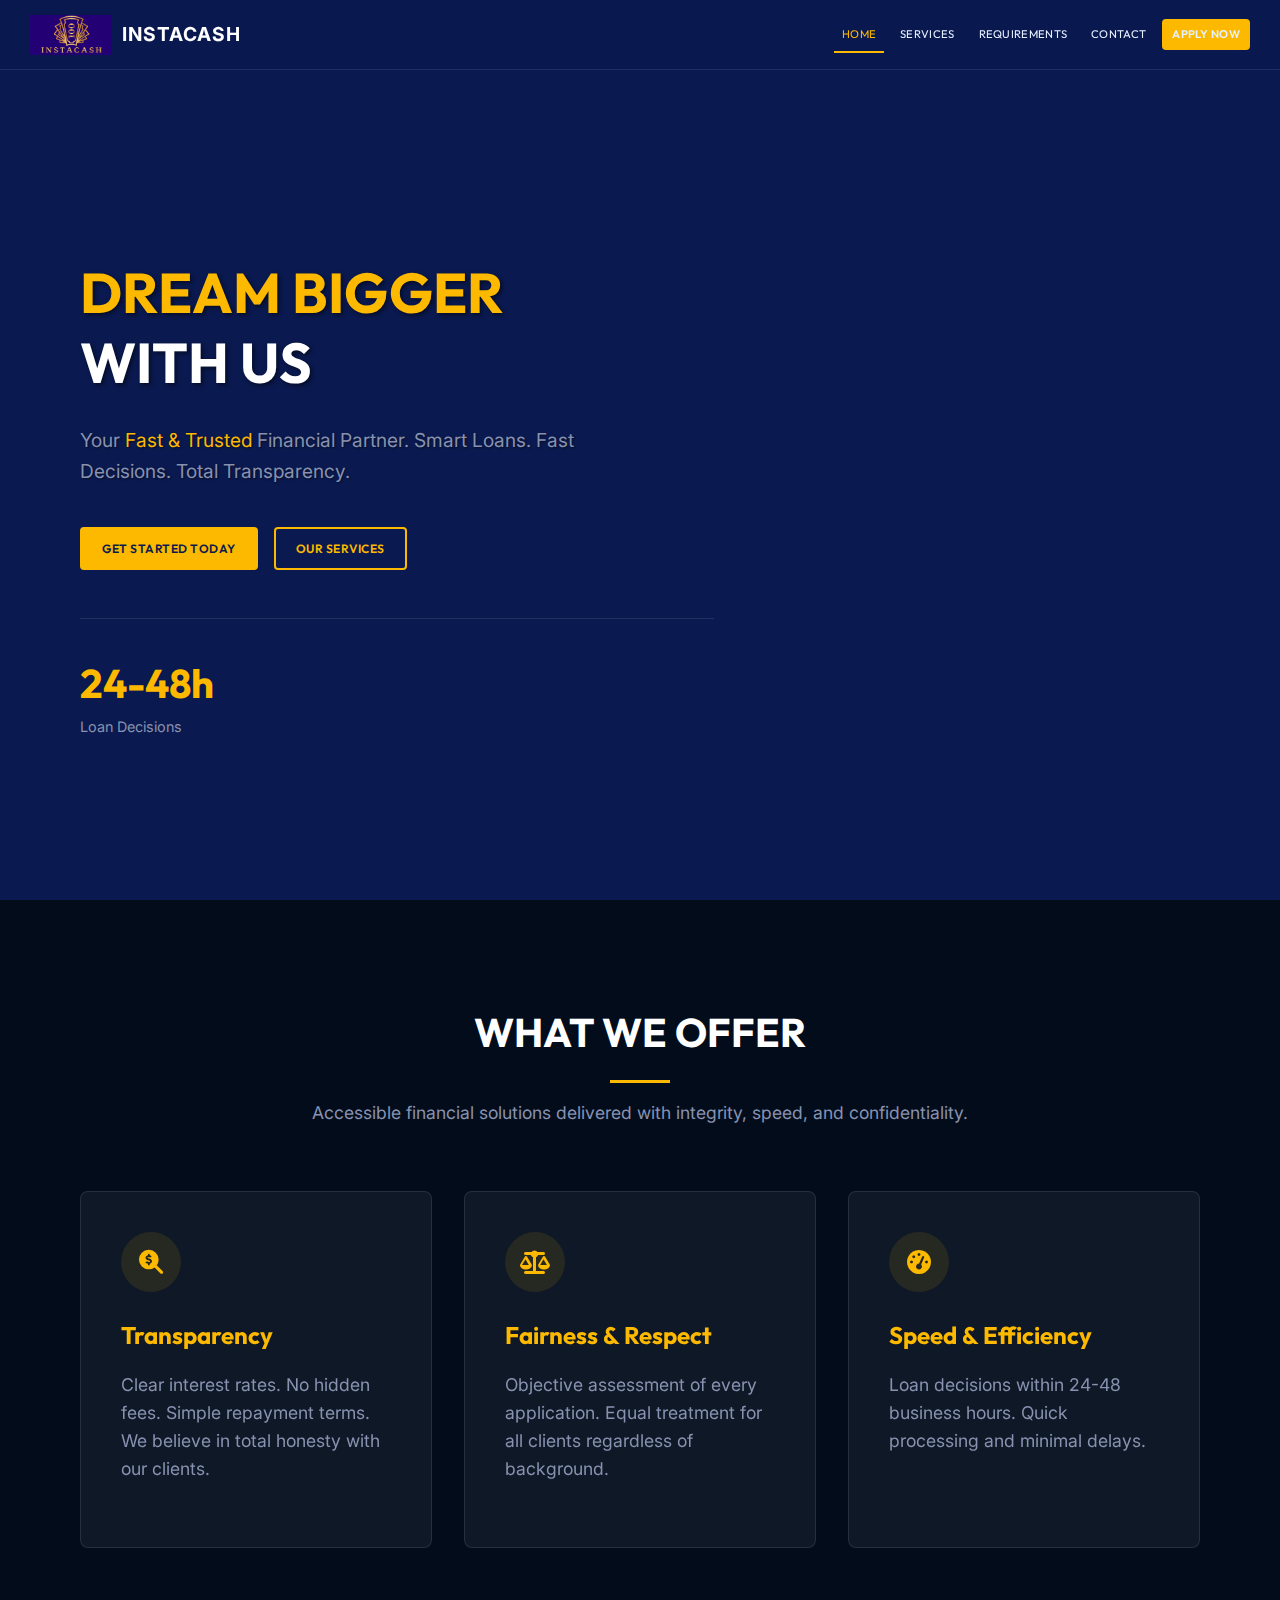
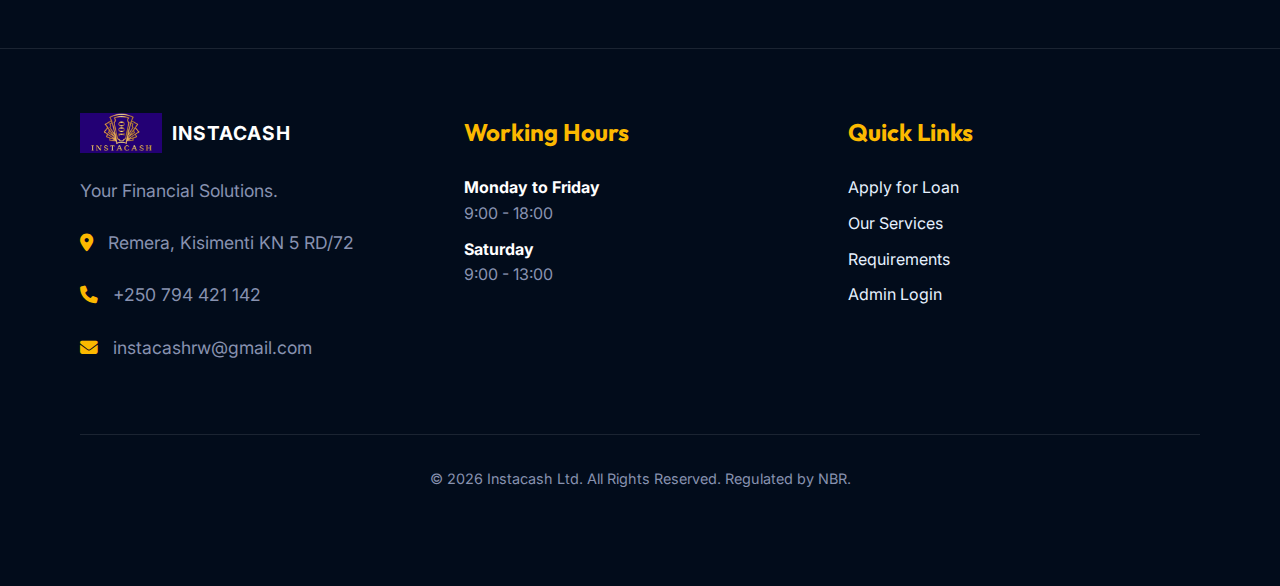
<file: index.html>
<!DOCTYPE html>
<html lang="en">

<head>
    <meta charset="UTF-8">
    <meta name="viewport" content="width=device-width, initial-scale=1.0">
    <title>Instacash - Instant Financial Solutions</title>
    <link
        href="https://fonts.googleapis.com/css2?family=Inter:wght@300;400;500;600&family=Outfit:wght@500;700;800&display=swap"
        rel="stylesheet">
    <link rel="stylesheet" href="https://cdnjs.cloudflare.com/ajax/libs/font-awesome/6.4.0/css/all.min.css">
    <link rel="stylesheet" href="css/style.css">
</head>

<body>

    <!-- Header -->
    <header>
        <a href="index.html" class="logo">
            <img src="logoofinstacash.png" alt="Instacash Logo">
            <span>INSTACASH</span>
        </a>
        <nav class="nav-links">
            <a href="index.html" class="active">Home</a>
            <a href="services.html">Services</a>
            <a href="requirements.html">Requirements</a>
            <a href="contact.html">Contact</a>
            <a href="apply.html" class="btn btn-primary">Apply Now</a>
        </nav>
    </header>

    <!-- Hero -->
    <section class="hero" style="position: relative;">
        <!-- Add image for improved design -->
        <div
            style="position: absolute; top: 0; right: 0; width: 50%; height: 100%; background: url('https://images.unsplash.com/photo-1556761175-5973dc0f32e7?ixlib=rb-4.0.3&auto=format&fit=crop&w=1600&q=80') no-repeat center center/cover; opacity: 0.4; mask-image: linear-gradient(to right, transparent, black); -webkit-mask-image: linear-gradient(to right, transparent, black);">
        </div>

        <div class="container hero-grid" style="position: relative; z-index: 2;">
            <div>
                <h1 style="color: #fcb900; margin-bottom: 0.5rem; text-shadow: 2px 2px 4px rgba(0,0,0,0.5);">DREAM
                    BIGGER</h1>
                <h1 style="margin-bottom: 2rem; text-shadow: 2px 2px 4px rgba(0,0,0,0.5);">WITH US</h1>
                <p
                    style="font-size: 1.2rem; margin-bottom: 2.5rem; max-width: 500px; text-shadow: 1px 1px 2px rgba(0,0,0,0.5);">
                    Your <span class="text-accent">Fast & Trusted</span> Financial Partner. Smart Loans. Fast Decisions.
                    Total Transparency.
                </p>
                <div style="display: flex; gap: 1rem;">
                    <a href="apply.html" class="btn btn-primary">Get Started Today</a>
                    <a href="services.html" class="btn btn-outline">Our Services</a>
                </div>

                <div class="hero-stats">
                    <div class="stat-item">
                        <h4>24-48h</h4>
                        <p>Loan Decisions</p>
                    </div>
                </div>
            </div>
        </div>
    </section>

    <!-- Values Section -->
    <section class="section-padding" style="background: #020c1b;">
        <div class="container">
            <div class="text-center" style="margin-bottom: 4rem;">
                <h2 style="color: white;">WHAT WE OFFER</h2>
                <div style="width: 60px; height: 3px; background: #fcb900; margin: 1rem auto;"></div>
                <p>Accessible financial solutions delivered with integrity, speed, and confidentiality.</p>
            </div>

            <div class="req-grid">
                <div class="glass-card">
                    <div class="icon-box"><i class="fas fa-search-dollar"></i></div>
                    <h3>Transparency</h3>
                    <p>Clear interest rates. No hidden fees. Simple repayment terms. We believe in total honesty with
                        our clients.</p>
                </div>
                <div class="glass-card">
                    <div class="icon-box"><i class="fas fa-balance-scale"></i></div>
                    <h3>Fairness & Respect</h3>
                    <p>Objective assessment of every application. Equal treatment for all clients regardless of
                        background.</p>
                </div>
                <div class="glass-card">
                    <div class="icon-box"><i class="fas fa-tachometer-alt"></i></div>
                    <h3>Speed & Efficiency</h3>
                    <p>Loan decisions within 24-48 business hours. Quick processing and minimal delays.</p>
                </div>
            </div>
        </div>
    </section>

    <!-- Bottom Navigation -->
    <nav class="bottom-nav">
        <a href="index.html" class="bottom-nav-item active">
            <i class="fas fa-home"></i>
            <span>Home</span>
        </a>
        <a href="services.html" class="bottom-nav-item">
            <i class="fas fa-briefcase"></i>
            <span>Services</span>
        </a>
        <a href="apply.html" class="bottom-nav-item">
            <div
                style="background:var(--accent); color:var(--primary); padding:10px; border-radius:50%; margin-top:-20px; box-shadow: 0 4px 10px rgba(0,0,0,0.3);">
                <i class="fas fa-plus" style="margin:0;"></i>
            </div>
        </a>
        <a href="requirements.html" class="bottom-nav-item">
            <i class="fas fa-list-check"></i>
            <span>Reqs</span>
        </a>
        <a href="contact.html" class="bottom-nav-item">
            <i class="fas fa-envelope"></i>
            <span>Contact</span>
        </a>
    </nav>

    <!-- Footer -->
    <footer style="border-top: 1px solid rgba(255,255,255,0.1);">
        <div class="container">
            <div class="req-grid">
                <div>
                    <div class="logo" style="margin-bottom: 1.5rem;">
                        <img src="logoofinstacash.png" alt="Logo">
                        <span>INSTACASH</span>
                    </div>
                    <p>Your Financial Solutions.</p>
                    <div style="margin-top: 1.5rem;">
                        <p><i class="fas fa-map-marker-alt" style="color: #fcb900; margin-right: 10px;"></i> Remera,
                            Kisimenti KN 5 RD/72</p>
                        <p><i class="fas fa-phone" style="color: #fcb900; margin-right: 10px;"></i> +250 794 421 142</p>
                        <p><i class="fas fa-envelope" style="color: #fcb900; margin-right: 10px;"></i>
                            instacashrw@gmail.com</p>
                    </div>
                </div>

                <div>
                    <h3>Working Hours</h3>
                    <ul style="color: #8892b0; margin-top: 1.5rem;">
                        <li style="margin-bottom: 10px;">
                            <strong style="color: white;">Monday to Friday</strong><br>
                            9:00 - 18:00
                        </li>
                        <li>
                            <strong style="color: white;">Saturday</strong><br>
                            9:00 - 13:00
                        </li>
                    </ul>
                </div>

                <div>
                    <h3>Quick Links</h3>
                    <ul style="margin-top: 1.5rem;">
                        <li style="margin-bottom: 10px;"><a href="apply.html">Apply for Loan</a></li>
                        <li style="margin-bottom: 10px;"><a href="services.html">Our Services</a></li>
                        <li style="margin-bottom: 10px;"><a href="requirements.html">Requirements</a></li>
                        <li style="margin-bottom: 10px;"><a href="admin/login.html">Admin Login</a></li>
                    </ul>
                </div>
            </div>

            <div class="footer-bottom">
                &copy; 2026 Instacash Ltd. All Rights Reserved. Regulated by NBR.
            </div>
        </div>
    </footer>

</body>

</html>
</file>
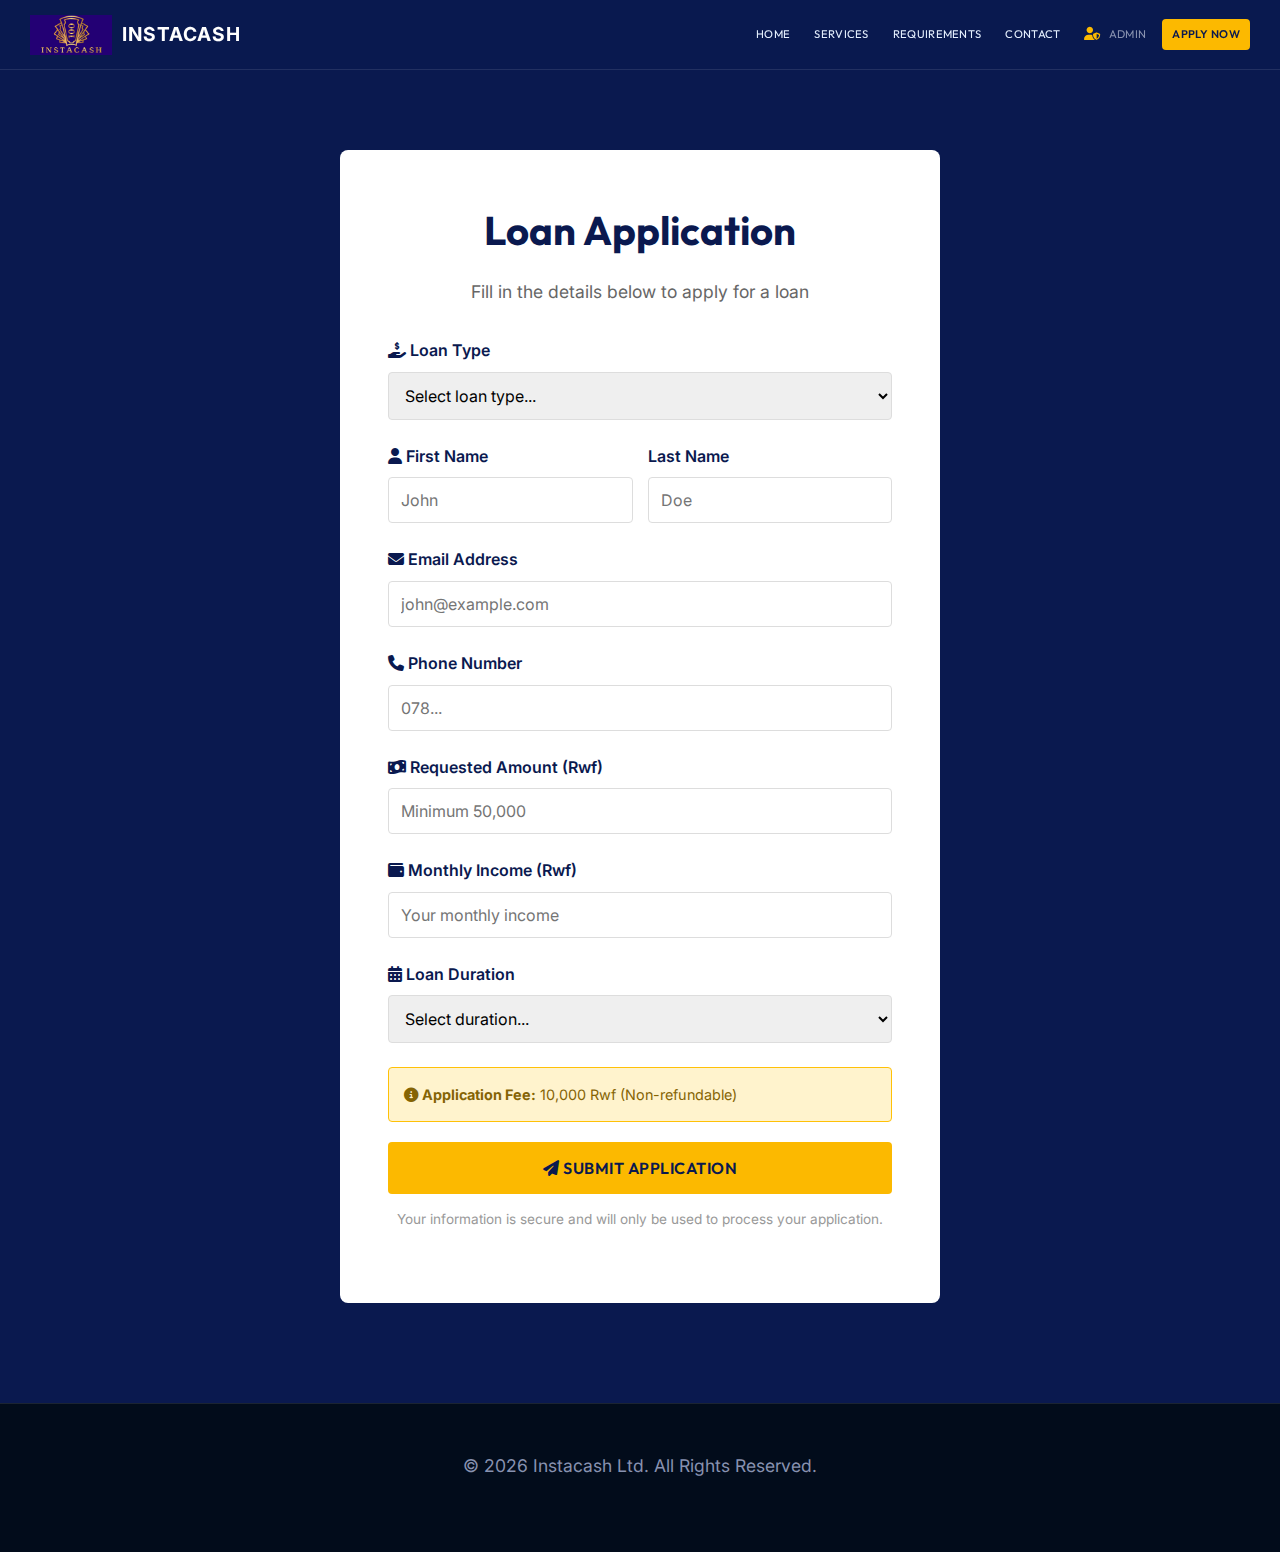
<file: apply.html>
<!DOCTYPE html>
<html lang="en">

<head>
    <meta charset="UTF-8">
    <meta name="viewport" content="width=device-width, initial-scale=1.0">
    <title>Apply for Loan - Instacash</title>
    <link
        href="https://fonts.googleapis.com/css2?family=Inter:wght@300;400;500;600;700&family=Outfit:wght@500;700;800&display=swap"
        rel="stylesheet">
    <link rel="stylesheet" href="https://cdnjs.cloudflare.com/ajax/libs/font-awesome/6.4.0/css/all.min.css">
    <link rel="stylesheet" href="css/style.css">
    <style>
        /* Toast Notification Styles */
        .toast {
            visibility: hidden;
            min-width: 300px;
            background-color: #28a745;
            color: #fff;
            text-align: center;
            border-radius: 8px;
            padding: 16px;
            position: fixed;
            z-index: 9999;
            right: 30px;
            top: 30px;
            font-size: 1rem;
            box-shadow: 0 4px 12px rgba(0, 0, 0, 0.3);
        }

        .toast.show {
            visibility: visible;
            animation: fadein 0.5s, fadeout 0.5s 2.5s;
        }

        .toast.error {
            background-color: #dc3545;
        }

        @keyframes fadein {
            from {
                right: 0;
                opacity: 0;
            }

            to {
                right: 30px;
                opacity: 1;
            }
        }

        @keyframes fadeout {
            from {
                right: 30px;
                opacity: 1;
            }

            to {
                right: 0;
                opacity: 0;
            }
        }
    </style>
</head>

<body>

    <header>
        <a href="index.html" class="logo">
            <img src="logoofinstacash.png" alt="Instacash Logo">
            <span>INSTACASH</span>
        </a>
        <nav class="nav-links">
            <a href="index.html">Home</a>
            <a href="services.html">Services</a>
            <a href="requirements.html">Requirements</a>
            <a href="contact.html">Contact</a>
            <a href="admin/login.html" style="color: #8892b0;"><i class="fas fa-user-shield"></i> Admin</a>
            <a href="apply.html" class="btn btn-primary active">Apply Now</a>
        </nav>
    </header>

    <!-- Toast Notification -->
    <div id="toast" class="toast"></div>

    <section class="container" style="padding-top: 150px; padding-bottom: 100px;">
        <div style="max-width: 600px; margin: 0 auto;">
            <div class="form-container">
                <h2 style="text-align: center; color: #0a194f; margin-bottom: 1rem;">Loan Application</h2>
                <p style="text-align: center; color: #666; margin-bottom: 2rem;">Fill in the details below to apply for
                    a loan</p>

                <form id="applicationForm" method="POST" action="apply.php">
                    <div class="form-group">
                        <label class="form-label"><i class="fas fa-hand-holding-usd"></i> Loan Type</label>
                        <select name="loan_type" class="form-control" required>
                            <option value="">Select loan type...</option>
                            <option value="Salary Advance">Salary Advance Loan</option>
                            <option value="Business Loan">Business Loan</option>
                            <option value="Emergency Loan">Emergency Loan</option>
                        </select>
                    </div>

                    <div style="display: grid; grid-template-columns: 1fr 1fr; gap: 15px;">
                        <div class="form-group">
                            <label class="form-label"><i class="fas fa-user"></i> First Name</label>
                            <input type="text" name="first_name" class="form-control" placeholder="John" required>
                        </div>
                        <div class="form-group">
                            <label class="form-label">Last Name</label>
                            <input type="text" name="last_name" class="form-control" placeholder="Doe" required>
                        </div>
                    </div>

                    <div class="form-group">
                        <label class="form-label"><i class="fas fa-envelope"></i> Email Address</label>
                        <input type="email" name="email" class="form-control" placeholder="john@example.com" required>
                    </div>

                    <div class="form-group">
                        <label class="form-label"><i class="fas fa-phone"></i> Phone Number</label>
                        <input type="tel" name="phone" class="form-control" placeholder="078..." required>
                    </div>

                    <div class="form-group">
                        <label class="form-label"><i class="fas fa-money-bill-wave"></i> Requested Amount (Rwf)</label>
                        <input type="number" name="amount" class="form-control" placeholder="Minimum 50,000" min="50000"
                            required>
                    </div>

                    <div class="form-group">
                        <label class="form-label"><i class="fas fa-wallet"></i> Monthly Income (Rwf)</label>
                        <input type="number" name="income" class="form-control" placeholder="Your monthly income"
                            required>
                    </div>

                    <div class="form-group">
                        <label class="form-label"><i class="fas fa-calendar-alt"></i> Loan Duration</label>
                        <select name="duration" class="form-control" required>
                            <option value="">Select duration...</option>
                            <option value="1">1 Month</option>
                            <option value="2">2 Months</option>
                            <option value="3">3 Months (Maximum)</option>
                        </select>
                    </div>

                    <div
                        style="background: #fff3cd; border: 1px solid #ffc107; border-radius: 4px; padding: 15px; margin-bottom: 20px;">
                        <p style="margin: 0; color: #856404; font-size: 0.9rem;">
                            <i class="fas fa-info-circle"></i> <strong>Application Fee:</strong> 10,000 Rwf
                            (Non-refundable)
                        </p>
                    </div>

                    <button type="submit" class="btn btn-primary"
                        style="width: 100%; border: none; font-size: 1rem; padding: 16px;">
                        <i class="fas fa-paper-plane"></i> Submit Application
                    </button>

                    <p style="text-align: center; margin-top: 15px; font-size: 0.85rem; color: #999;">
                        Your information is secure and will only be used to process your application.
                    </p>
                </form>
            </div>
        </div>
    </section>

    <!-- Bottom Navigation -->
    <nav class="bottom-nav">
        <a href="index.html" class="bottom-nav-item">
            <i class="fas fa-home"></i>
            <span>Home</span>
        </a>
        <a href="services.html" class="bottom-nav-item">
            <i class="fas fa-briefcase"></i>
            <span>Services</span>
        </a>
        <a href="apply.html" class="bottom-nav-item active">
            <div
                style="background:var(--accent); color:var(--primary); padding:10px; border-radius:50%; margin-top:-20px; box-shadow: 0 4px 10px rgba(0,0,0,0.3);">
                <i class="fas fa-plus" style="margin:0;"></i>
            </div>
        </a>
        <a href="requirements.html" class="bottom-nav-item">
            <i class="fas fa-list-check"></i>
            <span>Reqs</span>
        </a>
        <a href="contact.html" class="bottom-nav-item">
            <i class="fas fa-envelope"></i>
            <span>Contact</span>
        </a>
    </nav>

    <footer style="border-top: 1px solid rgba(255,255,255,0.1); padding: 3rem 0;">
        <div class="container text-center">
            <p style="color: #8892b0;">&copy; 2026 Instacash Ltd. All Rights Reserved.</p>
        </div>
    </footer>

    <script>
        function showToast(message, isError = false) {
            const toast = document.getElementById('toast');
            toast.textContent = message;
            toast.className = 'toast show' + (isError ? ' error' : '');
            setTimeout(() => { toast.className = 'toast'; }, 3000);
        }

        document.getElementById('applicationForm').addEventListener('submit', function (e) {
            e.preventDefault();

            // Show loading toast
            showToast('Submitting your application...');

            // Simulate form submission
            const formData = new FormData(this);

            fetch('apply.php', {
                method: 'POST',
                body: formData
            })
                .then(response => response.text())
                .then(data => {
                    // Check if submission was successful
                    if (data.includes('successfully') || data.includes('Success')) {
                        showToast('✓ Application submitted successfully! We will contact you soon.');
                        this.reset(); // Clear form
                    } else if (data.includes('error') || data.includes('Error')) {
                        showToast('✗ Error submitting application. Please try again.', true);
                    } else {
                        // If PHP is not available, show success anyway for demo
                        showToast('✓ Application submitted successfully! We will contact you soon.');
                        setTimeout(() => {
                            this.reset();
                        }, 1000);
                    }
                })
                .catch(error => {
                    // For demo purposes when PHP is not available
                    showToast('✓ Application submitted successfully! We will contact you soon.');
                    setTimeout(() => {
                        this.reset();
                    }, 1000);
                });
        });
    </script>

</body>

</html>
</file>
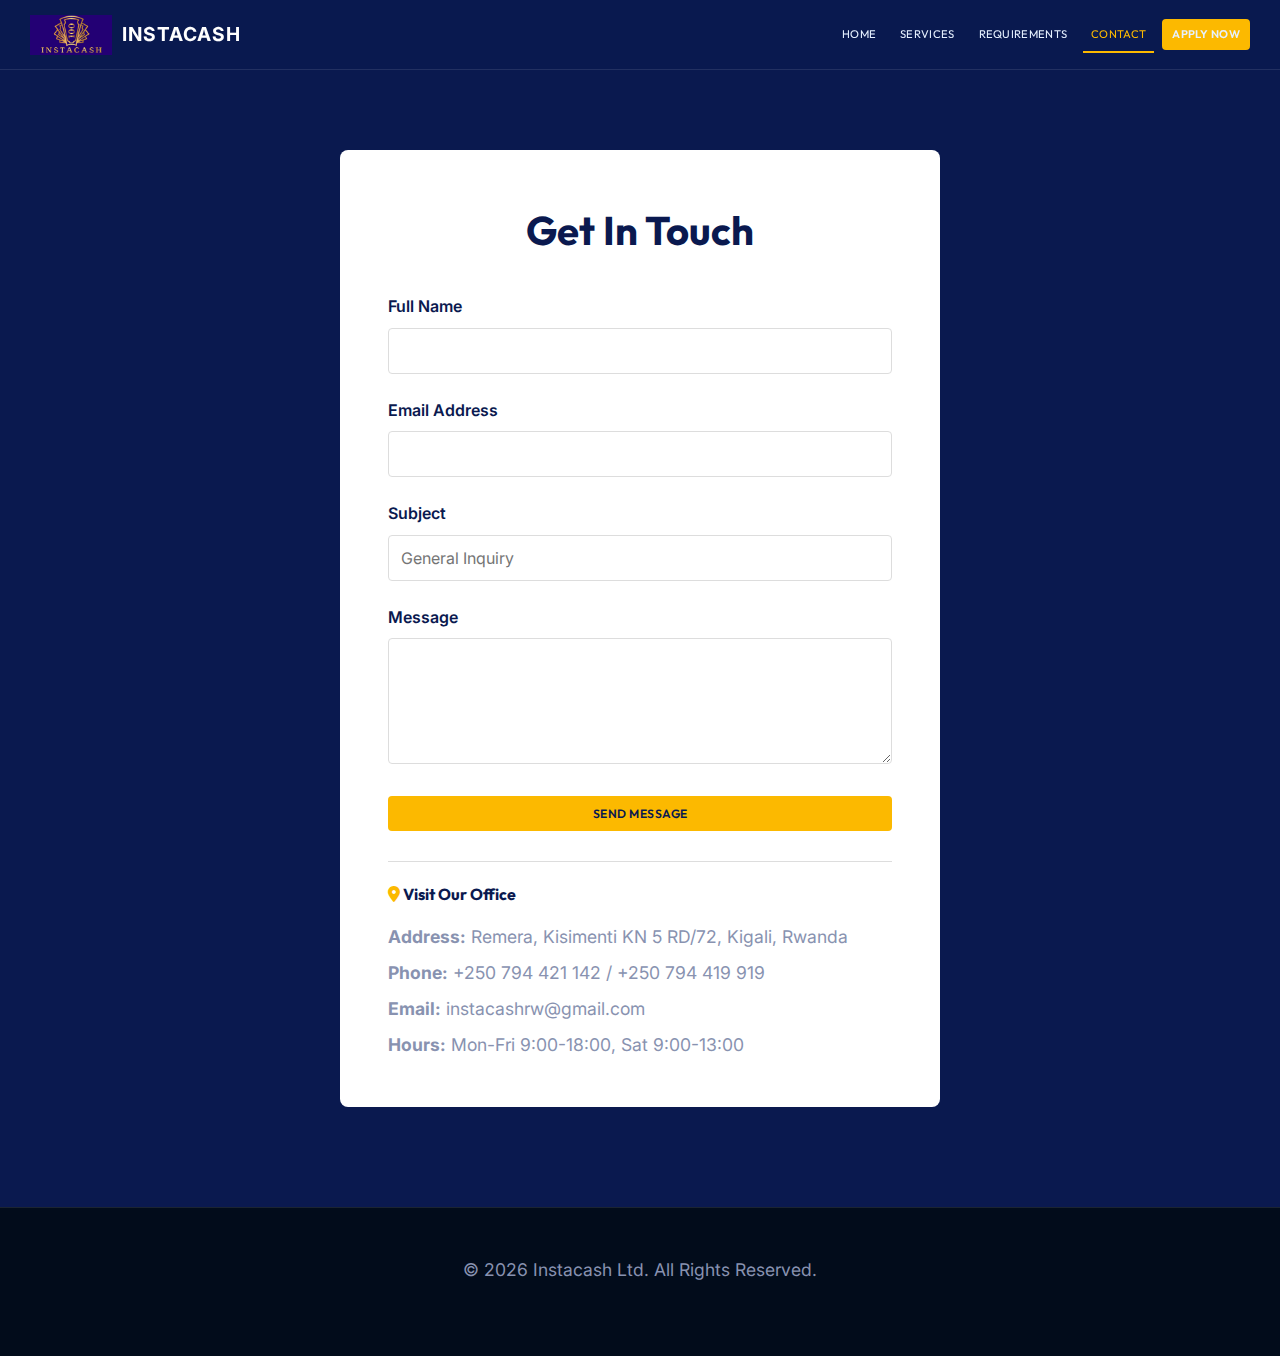
<file: contact.html>
<!DOCTYPE html>
<html lang="en">

<head>
    <meta charset="UTF-8">
    <meta name="viewport" content="width=device-width, initial-scale=1.0">
    <title>Contact Us - Instacash</title>
    <link
        href="https://fonts.googleapis.com/css2?family=Inter:wght@300;400;500;600;700&family=Outfit:wght@500;700;800&display=swap"
        rel="stylesheet">
    <link rel="stylesheet" href="https://cdnjs.cloudflare.com/ajax/libs/font-awesome/6.4.0/css/all.min.css">
    <link rel="stylesheet" href="css/style.css">
</head>

<body>

    <header>
        <a href="index.html" class="logo">
            <img src="logoofinstacash.png" alt="Instacash Logo">
            <span>INSTACASH</span>
        </a>
        <nav class="nav-links">
            <a href="index.html">Home</a>
            <a href="services.html">Services</a>
            <a href="requirements.html">Requirements</a>
            <a href="contact.html" class="active">Contact</a>
            <a href="apply.html" class="btn btn-primary">Apply Now</a>
        </nav>
    </header>

    <section class="container" style="padding-top: 150px; padding-bottom: 100px;">
        <div style="max-width: 600px; margin: 0 auto;">
            <div class="form-container">
                <h2 style="text-align: center; color: #0a194f; margin-bottom: 2rem;">Get In Touch</h2>

                <form method="POST" action="contact.php">
                    <div class="form-group">
                        <label class="form-label">Full Name</label>
                        <input type="text" name="name" class="form-control" required>
                    </div>

                    <div class="form-group">
                        <label class="form-label">Email Address</label>
                        <input type="email" name="email" class="form-control" required>
                    </div>

                    <div class="form-group">
                        <label class="form-label">Subject</label>
                        <input type="text" name="subject" class="form-control" placeholder="General Inquiry" required>
                    </div>

                    <div class="form-group">
                        <label class="form-label">Message</label>
                        <textarea name="message" class="form-control" rows="5" required></textarea>
                    </div>

                    <button type="submit" class="btn btn-primary" style="width: 100%; border: none;">Send
                        Message</button>

                    <div style="margin-top: 30px; padding-top: 20px; border-top: 1px solid #ddd; color: #666;">
                        <h4 style="color: #0a194f; margin-bottom: 15px;"><i class="fas fa-map-marker-alt"
                                style="color: #fcb900;"></i> Visit Our Office</h4>
                        <p style="margin-bottom: 8px;"><strong>Address:</strong> Remera, Kisimenti KN 5 RD/72, Kigali,
                            Rwanda</p>
                        <p style="margin-bottom: 8px;"><strong>Phone:</strong> +250 794 421 142 / +250 794 419 919</p>
                        <p style="margin-bottom: 8px;"><strong>Email:</strong> instacashrw@gmail.com</p>
                        <p style="margin-bottom: 0;"><strong>Hours:</strong> Mon-Fri 9:00-18:00, Sat 9:00-13:00</p>
                    </div>
                </form>
            </div>
        </div>
    </section>

    <!-- Bottom Navigation -->
    <nav class="bottom-nav">
        <a href="index.html" class="bottom-nav-item">
            <i class="fas fa-home"></i>
            <span>Home</span>
        </a>
        <a href="services.html" class="bottom-nav-item">
            <i class="fas fa-briefcase"></i>
            <span>Services</span>
        </a>
        <a href="apply.html" class="bottom-nav-item">
            <div
                style="background:var(--accent); color:var(--primary); padding:10px; border-radius:50%; margin-top:-20px; box-shadow: 0 4px 10px rgba(0,0,0,0.3);">
                <i class="fas fa-plus" style="margin:0;"></i>
            </div>
        </a>
        <a href="requirements.html" class="bottom-nav-item">
            <i class="fas fa-list-check"></i>
            <span>Reqs</span>
        </a>
        <a href="contact.html" class="bottom-nav-item active">
            <i class="fas fa-envelope"></i>
            <span>Contact</span>
        </a>
    </nav>

    <footer style="border-top: 1px solid rgba(255,255,255,0.1); padding: 3rem 0;">
        <div class="container text-center">
            <p style="color: #8892b0;">&copy; 2026 Instacash Ltd. All Rights Reserved.</p>
        </div>
    </footer>

</body>

</html>
</file>
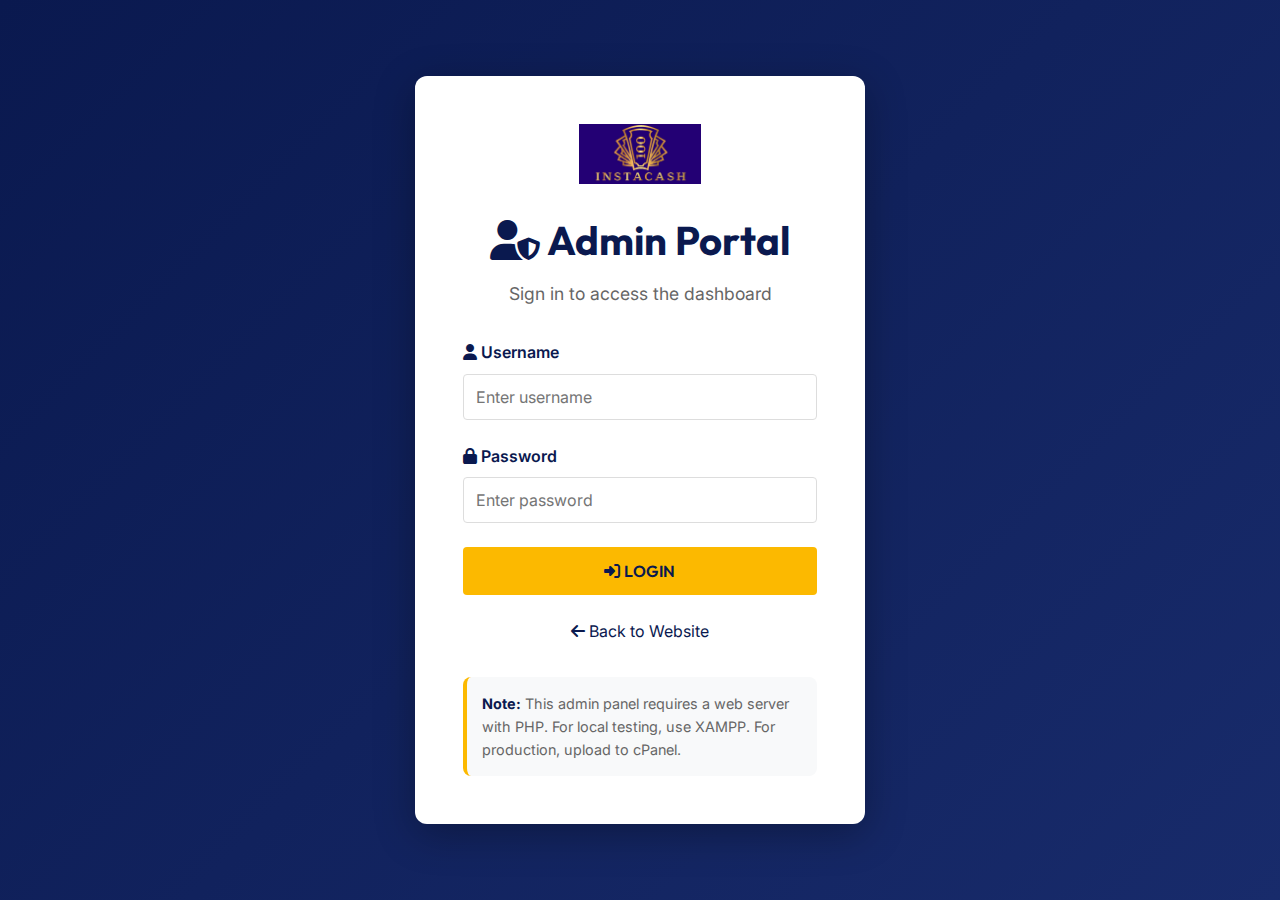
<file: admin/login.html>
<!DOCTYPE html>
<html lang="en">

<head>
    <meta charset="UTF-8">
    <meta name="viewport" content="width=device-width, initial-scale=1.0">
    <title>Admin Login - Instacash</title>
    <link
        href="https://fonts.googleapis.com/css2?family=Inter:wght@300;400;500;600;700&family=Outfit:wght@500;700;800&display=swap"
        rel="stylesheet">
    <link rel="stylesheet" href="https://cdnjs.cloudflare.com/ajax/libs/font-awesome/6.4.0/css/all.min.css">
    <link rel="stylesheet" href="../css/style.css">
    <style>
        .toast {
            visibility: hidden;
            min-width: 300px;
            background-color: #dc3545;
            color: #fff;
            text-align: center;
            border-radius: 8px;
            padding: 16px;
            position: fixed;
            z-index: 9999;
            right: 30px;
            top: 30px;
            font-size: 1rem;
            box-shadow: 0 4px 12px rgba(0, 0, 0, 0.3);
        }

        .toast.show {
            visibility: visible;
            animation: fadein 0.5s, fadeout 0.5s 2.5s;
        }

        @keyframes fadein {
            from {
                right: 0;
                opacity: 0;
            }

            to {
                right: 30px;
                opacity: 1;
            }
        }

        @keyframes fadeout {
            from {
                right: 30px;
                opacity: 1;
            }

            to {
                right: 0;
                opacity: 0;
            }
        }

        .login-container {
            min-height: 100vh;
            display: flex;
            align-items: center;
            justify-content: center;
            padding: 2rem;
            background: linear-gradient(135deg, #0a194f 0%, #182b6b 100%);
        }

        .login-box {
            background: white;
            padding: 3rem;
            border-radius: 12px;
            box-shadow: 0 10px 40px rgba(0, 0, 0, 0.3);
            max-width: 450px;
            width: 100%;
        }

        .login-header {
            text-align: center;
            margin-bottom: 2rem;
        }

        .login-header img {
            height: 60px;
            margin-bottom: 1rem;
        }

        .login-header h2 {
            color: #0a194f;
            margin: 0;
        }

        .login-header p {
            color: #666;
            margin: 0.5rem 0 0;
        }
    </style>
</head>

<body>

    <div id="toast" class="toast"></div>

    <div class="login-container">
        <div class="login-box">
            <div class="login-header">
                <img src="../logoofinstacash.png" alt="Instacash Logo">
                <h2><i class="fas fa-user-shield"></i> Admin Portal</h2>
                <p>Sign in to access the dashboard</p>
            </div>

            <form id="loginForm" method="POST" action="index.php">
                <div class="form-group">
                    <label class="form-label"><i class="fas fa-user"></i> Username</label>
                    <input type="text" name="username" class="form-control" placeholder="Enter username" required>
                </div>

                <div class="form-group">
                    <label class="form-label"><i class="fas fa-lock"></i> Password</label>
                    <input type="password" name="password" class="form-control" placeholder="Enter password" required>
                </div>

                <button type="submit" name="login" class="btn btn-primary"
                    style="width: 100%; border: none; font-size: 1rem; padding: 14px;">
                    <i class="fas fa-sign-in-alt"></i> Login
                </button>

                <div style="text-align: center; margin-top: 1.5rem;">
                    <a href="../index.html" style="color: #0a194f; text-decoration: none;">
                        <i class="fas fa-arrow-left"></i> Back to Website
                    </a>
                </div>

                <div
                    style="background: #f8f9fa; padding: 15px; border-radius: 8px; margin-top: 2rem; border-left: 4px solid #fcb900;">
                    <p style="margin: 0; color: #666; font-size: 0.9rem;">
                        <strong style="color: #0a194f;">Note:</strong> This admin panel requires a web server with PHP.
                        For local testing, use XAMPP. For production, upload to cPanel.
                    </p>
                </div>
            </form>
        </div>
    </div>

    <script>
        const urlParams = new URLSearchParams(window.location.search);
        if (urlParams.get('error')) {
            const toast = document.getElementById('toast');
            toast.textContent = '✗ Invalid credentials. Please try again.';
            toast.className = 'toast show';
            setTimeout(() => { toast.className = 'toast'; }, 3000);
        }
    </script>

</body>

</html>
</file>
<file: css/style.css>
:root {
    --primary: #0a194f;
    /* Deep Navy from screenshot */
    --primary-light: #182b6b;
    --accent: #fcb900;
    /* Gold/Yellow from screenshot */
    --accent-hover: #e0a500;
    --text-light: #e6f1ff;
    --text-muted: #8892b0;
    --white: #ffffff;
    --glass: rgba(255, 255, 255, 0.05);
    --glass-border: rgba(255, 255, 255, 0.1);
    --shadow: 0 10px 30px -10px rgba(2, 12, 27, 0.7);
    --font-heading: 'Outfit', sans-serif;
    --font-body: 'Inter', sans-serif;
}

* {
    margin: 0;
    padding: 0;
    box-sizing: border-box;
}

body {
    background-color: var(--primary);
    color: var(--text-light);
    font-family: var(--font-body);
    line-height: 1.6;
    overflow-x: hidden;
    min-height: 100vh;
    display: flex;
    flex-direction: column;
}

footer {
    margin-top: auto;
}

h1,
h2,
h3,
h4,
h5,
h6 {
    font-family: var(--font-heading);
    color: var(--white);
    font-weight: 700;
    margin-bottom: 1rem;
}

h1 {
    font-size: 3.5rem;
    line-height: 1.1;
}

h2 {
    font-size: 2.5rem;
}

h3 {
    font-size: 1.5rem;
    color: var(--accent);
}

p {
    color: var(--text-muted);
    font-size: 1.1rem;
    margin-bottom: 1.5rem;
}

a {
    text-decoration: none;
    color: inherit;
    transition: all 0.3s ease;
}

ul {
    list-style: none;
}

/* Utilities */
.container {
    width: 90%;
    max-width: 1200px;
    margin: 0 auto;
    padding: 0 1rem;
}

.text-accent {
    color: var(--accent) !important;
}

.text-center {
    text-align: center;
}

.btn {
    display: inline-block;
    padding: 10px 20px;
    /* Reduced from 14px 32px */
    border-radius: 4px;
    font-weight: 600;
    font-family: var(--font-heading);
    text-transform: uppercase;
    letter-spacing: 0.5px;
    cursor: pointer;
    transition: all 0.3s cubic-bezier(0.645, 0.045, 0.355, 1);
    font-size: 0.75rem;
    /* Reduced from 1rem default */
}

.btn-primary {
    background-color: var(--accent);
    color: var(--primary);
    border: 2px solid var(--accent);
}

.btn-primary:hover {
    background-color: transparent;
    color: var(--accent);
    transform: translateY(-3px);
}

.btn-outline {
    background-color: transparent;
    color: var(--accent);
    border: 2px solid var(--accent);
}

.btn-outline:hover {
    background-color: rgba(252, 185, 0, 0.1);
    transform: translateY(-3px);
}

.section-padding {
    padding: 100px 0;
}

/* Header */
header {
    height: 70px;
    /* Reduced from 100px */
    padding: 0 30px;
    /* Reduced from 50px */
    display: flex;
    justify-content: space-between;
    align-items: center;
    background-color: rgba(10, 25, 79, 0.95);
    backdrop-filter: blur(10px);
    position: fixed;
    width: 100%;
    top: 0;
    z-index: 1000;
    border-bottom: 1px solid var(--glass-border);
}

.logo {
    display: flex;
    align-items: center;
    gap: 10px;
    /* Reduced from 15px */
    font-size: 1.2rem;
    /* Reduced from 1.5rem */
    font-weight: 700;
    color: var(--white);
    letter-spacing: 1px;
    margin-right: 1.5rem;
    /* Slightly reduced */
}

.logo img {
    height: 40px;
    /* Reduced from 60px */
    width: auto;
}

.nav-links {
    display: flex;
    gap: 8px;
    /* Further reduced from 10px */
    align-items: center;
}

.nav-links a {
    color: var(--text-light);
    font-size: 0.7rem;
    /* Further reduced from 0.75rem */
    font-family: var(--font-heading);
    text-transform: uppercase;
    letter-spacing: 0.3px;
    position: relative;
    white-space: nowrap;
    display: flex;
    align-items: center;
    padding: 5px 8px;
    /* Added some padding for clickability */
}

.nav-links a:hover,
.nav-links a.active {
    color: var(--accent);
}

/* Fix for active buttons visibility */
.nav-links a.btn-primary.active {
    color: var(--primary) !important;
}

.nav-links a.btn-primary.active:hover {
    color: var(--accent) !important;
}

.nav-links a::after {
    content: '';
    position: absolute;
    bottom: -5px;
    left: 0;
    width: 0;
    height: 2px;
    background-color: var(--accent);
    transition: width 0.3s ease;
}

.nav-links a.btn::after {
    display: none;
    /* Remove underline from buttons */
}

.nav-links a:hover::after,
.nav-links a.active::after {
    width: 100%;
}

.nav-links a i {
    margin-right: 8px;
    /* Slightly increased for visibility */
    font-size: 0.8rem;
    color: var(--accent);
}

/* Ensure button icons inherit correct color */
.nav-links a.btn-primary i {
    color: inherit;
}

/* Ensure hover icon color follows text */
.nav-links a.btn-primary.active:hover i {
    color: var(--accent) !important;
}

/* Hero Section */
.hero {
    min-height: 100vh;
    display: flex;
    align-items: center;
    padding-top: 100px;
    background:
        linear-gradient(rgba(10, 25, 79, 0.85), rgba(10, 25, 79, 0.7)),
        url('https://images.unsplash.com/photo-1565514020176-dbf2277edb6b?ixlib=rb-4.0.3&auto=format&fit=crop&w=1920&q=80');
    background-size: cover;
    background-position: center;
    background-attachment: fixed;
}

.hero-grid {
    display: grid;
    grid-template-columns: 1.2fr 0.8fr;
    gap: 4rem;
    align-items: center;
}

.hero-stats {
    display: flex;
    gap: 2rem;
    margin-top: 3rem;
    border-top: 1px solid var(--glass-border);
    padding-top: 2rem;
}

.stat-item h4 {
    font-size: 2.5rem;
    color: var(--accent);
    margin-bottom: 0px;
}

.stat-item p {
    font-size: 0.9rem;
    margin: 0;
}

/* Cards (Services) */
.glass-card {
    background: var(--glass);
    border: 1px solid var(--glass-border);
    backdrop-filter: blur(10px);
    border-radius: 8px;
    padding: 2.5rem;
    transition: all 0.3s ease;
    height: 100%;
    position: relative;
    overflow: hidden;
}

.glass-card:hover {
    transform: translateY(-10px);
    background: rgba(255, 255, 255, 0.1);
    box-shadow: var(--shadow);
    border-color: var(--accent);
}

.icon-box {
    width: 60px;
    height: 60px;
    background: rgba(252, 185, 0, 0.1);
    border-radius: 50%;
    display: flex;
    align-items: center;
    justify-content: center;
    color: var(--accent);
    font-size: 1.5rem;
    margin-bottom: 1.5rem;
}

.service-img {
    width: 100%;
    height: 150px;
    object-fit: cover;
    border-radius: 8px;
    margin-bottom: 1.5rem;
    border: 1px solid var(--glass-border);
}

/* Pricing/Requirements Table Style */
.req-grid {
    display: grid;
    grid-template-columns: repeat(auto-fit, minmax(300px, 1fr));
    gap: 2rem;
}

.req-card {
    background: var(--primary-light);
    border-radius: 8px;
    overflow: hidden;
    position: relative;
    border: 1px solid var(--glass-border);
}

.req-header {
    background: var(--accent);
    color: var(--primary);
    padding: 1.5rem;
    text-align: center;
}

.req-header h3 {
    color: var(--primary);
    margin: 0;
}

.req-header small {
    font-weight: 600;
    text-transform: uppercase;
    letter-spacing: 1px;
}

.req-list {
    padding: 2rem;
}

.req-list li {
    display: flex;
    align-items: start;
    margin-bottom: 1rem;
    color: var(--text-muted);
}

.req-list li i {
    color: var(--accent);
    margin-right: 10px;
    margin-top: 5px;
}

/* Application Form */
.form-container {
    background: var(--white);
    padding: 3rem;
    border-radius: 8px;
    color: var(--primary);
}

.form-group {
    margin-bottom: 1.5rem;
}

.form-label {
    display: block;
    margin-bottom: 0.5rem;
    font-weight: 600;
    color: var(--primary);
}

.form-control {
    width: 100%;
    padding: 12px;
    border: 1px solid #ddd;
    border-radius: 4px;
    font-family: var(--font-body);
    font-size: 1rem;
    transition: all 0.3s ease;
}

.form-control:focus {
    outline: none;
    border-color: var(--accent);
    box-shadow: 0 0 0 2px rgba(252, 185, 0, 0.2);
}

/* Footer */
footer {
    background: #020c1b;
    padding: 4rem 0 6rem;
    /* Extra padding for bottom nav */
    border-top: 1px solid var(--glass-border);
}

.footer-bottom {
    border-top: 1px solid var(--glass-border);
    margin-top: 3rem;
    padding-top: 2rem;
    text-align: center;
    color: var(--text-muted);
    font-size: 0.9rem;
}

/* Bottom Navigation */
.bottom-nav {
    display: none;
    position: fixed;
    bottom: 0;
    left: 0;
    width: 100%;
    background: rgba(10, 25, 79, 0.95);
    backdrop-filter: blur(10px);
    border-top: 1px solid var(--glass-border);
    padding: 10px 0;
    z-index: 2000;
    justify-content: flex-start;
    /* Changed from space-around to allow scrolling */
    align-items: center;
    overflow-x: auto;
    /* Enable horizontal scrolling */
    gap: 15px;
    /* Add spacing between items */
    padding-left: 15px;
    padding-right: 15px;
}

.bottom-nav::-webkit-scrollbar {
    display: none;
    /* Hide scrollbar */
}

.bottom-nav-item {
    display: flex;
    flex-direction: column;
    align-items: center;
    color: var(--text-muted);
    text-decoration: none;
    font-size: 0.7rem;
    /* Slightly reduced font size */
    transition: all 0.3s ease;
    min-width: 50px;
    /* Ensure items don't get too squished */
    flex-shrink: 0;
    /* Prevent shrinking */
}

.bottom-nav-item i {
    font-size: 1.25rem;
    margin-bottom: 5px;
}

.bottom-nav-item.active,
.bottom-nav-item:hover {
    color: var(--accent);
    transform: translateY(-2px);
}


/* Responsive */
@media (max-width: 768px) {
    h1 {
        font-size: 2.5rem;
    }

    .hero-grid {
        grid-template-columns: 1fr;
    }

    .nav-links {
        display: none;
    }

    header {
        padding: 0 20px;
    }

    .bottom-nav {
        display: flex;
    }

    body {
        padding-bottom: 70px;
    }
}
</file>
